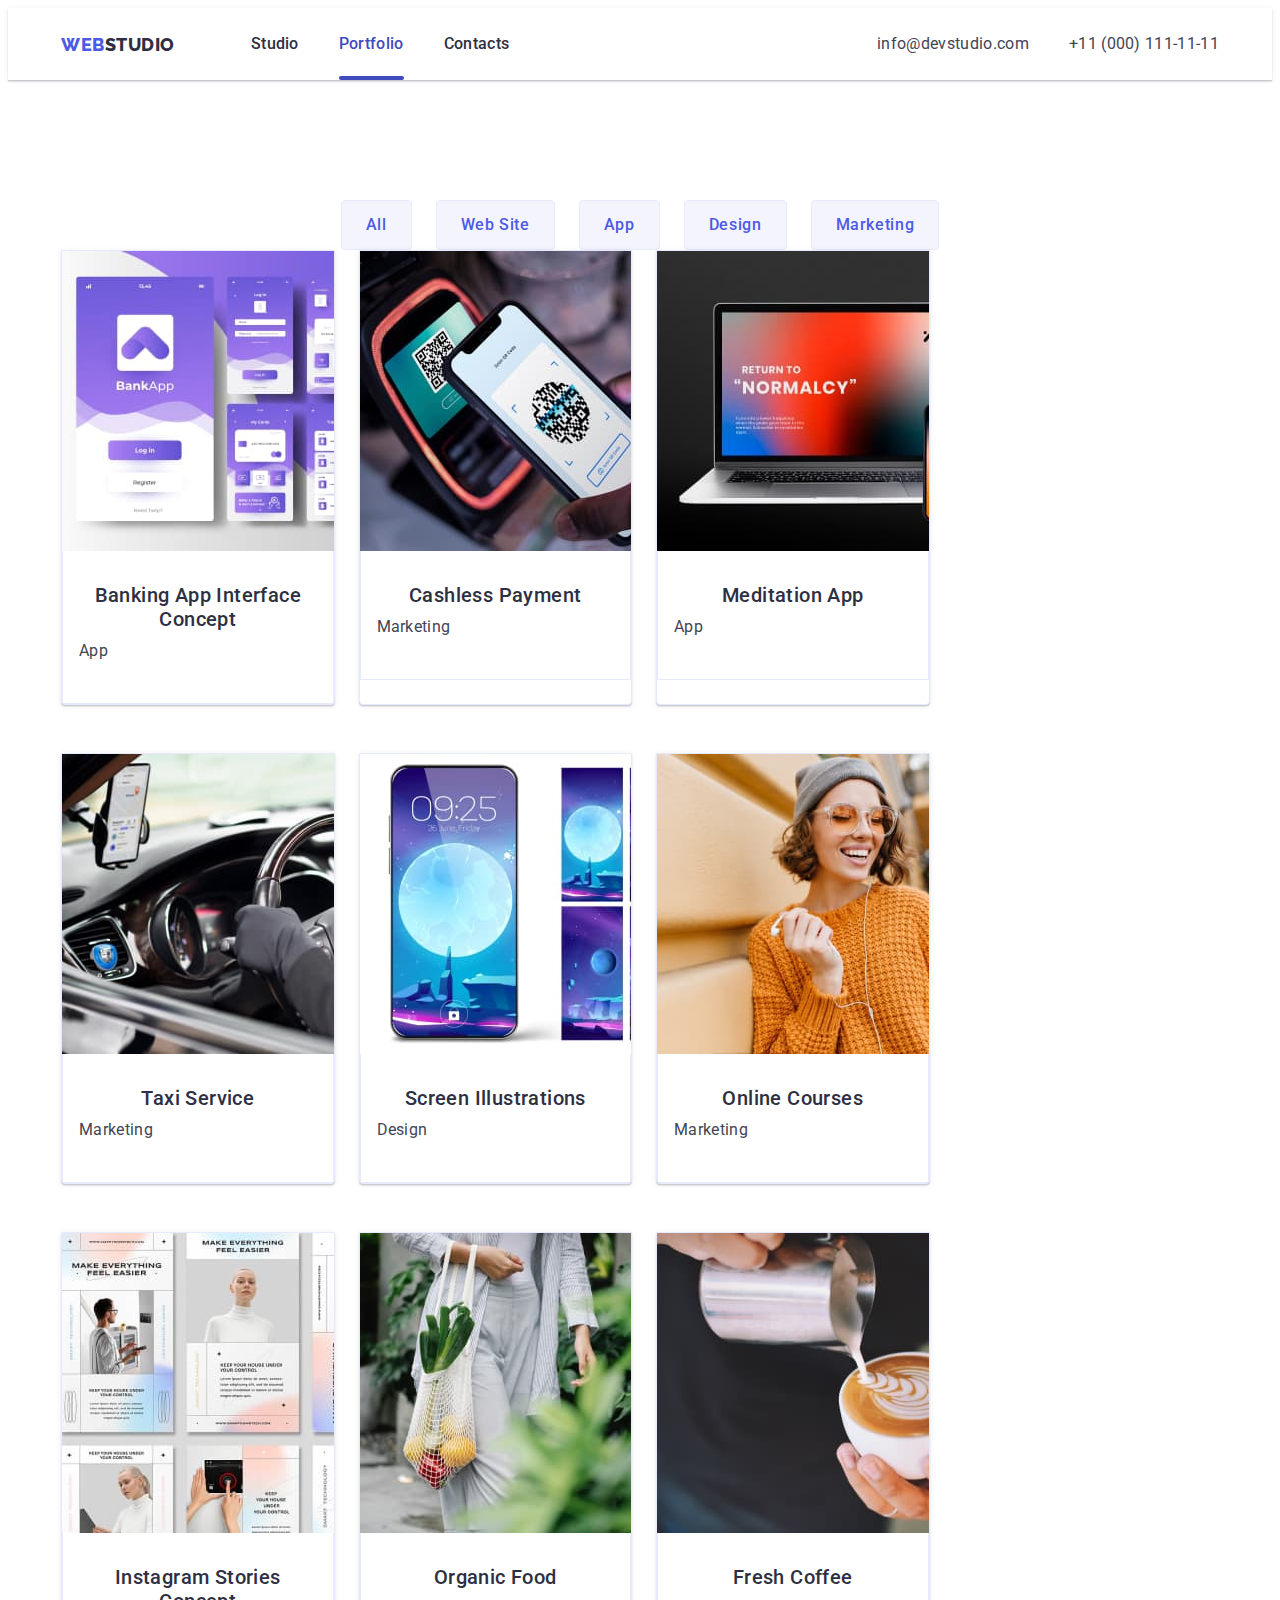
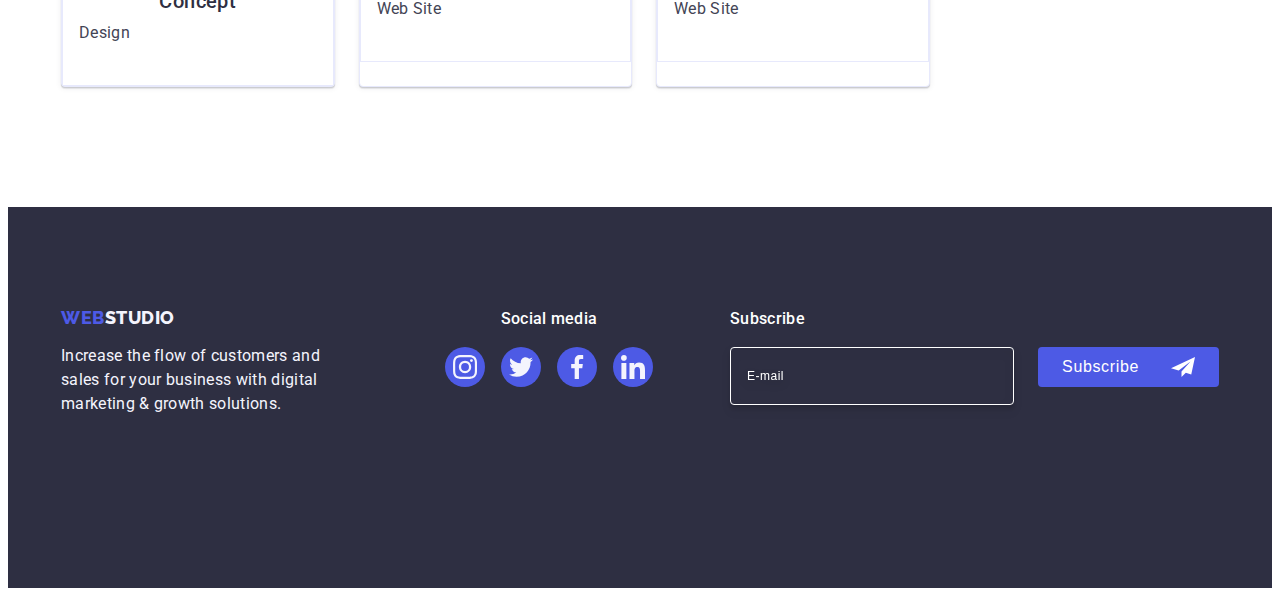
<file: portfolio.html>
<!DOCTYPE html>
<html lang="en">
  <head>
    <meta charset="UTF-8" />
    <meta name="viewport" content="width=device-width, initial-scale=1.0" />
    <title>Portfolio</title>
    <link rel="preconnect" href="https://fonts.googleapis.com" />
    <link rel="preconnect" href="https://fonts.gstatic.com" crossorigin />
    <link
      href="https://fonts.googleapis.com/css2?family=Raleway:wght@800&family=Roboto:wght@400;500;700;900&display=swap"
      rel="stylesheet"
    />
    <link
      rel="stylesheet"
      href="https://cdnjs.cloudflare.com/ajax/libs/modern-normalize/2.0.0/modern-normalize.min.css"
      integrity="sha512-4xo8blKMVCiXpTaLzQSLSw3KFOVPWhm/TRtuPVc4WG6kUgjH6J03IBuG7JZPkcWMxJ5huwaBpOpnwYElP/m6wg=="
      crossorigin="anonymous"
      referrerpolicy="no-referrer"
    />
    <link rel="stylesheet" href="./css/styles.css" />
    <link rel="stylesheet" href="./css/main.css" />
  </head>
  <body>
    <!-- Site header -->
    <header class="header">
      <div class="container page-header-container">
        <nav class="page-nav">
          <a class="header-logo link" href="./index.html"
            >Web<span class="logo-header">Studio</span></a
          >
          <ul class="site-nav list">
            <li>
              <a href="./index.html" class="site-nav-link link">Studio</a>
            </li>
            <li>
              <a
                href="./portfolio.html"
                class="site-nav-link link-nav-active link"
                >Portfolio</a
              >
            </li>
            <li><a href="" class="site-nav-link link">Contacts</a></li>
          </ul>
        </nav>
        <address class="address">
          <ul class="address-list list">
            <li class="nav-contact">
              <a class="link" href="mailto:info@devstudio.com"
                >info@devstudio.com</a
              >
            </li>
            <li class="nav-contact">
              <a class="link" href="tel:+110001111111">+11 (000) 111-11-11</a>
            </li>
          </ul>
        </address>
      </div>
    </header>

    <!-- Portfolio -->

    <main>
      <section class="section portfolio-section">
        <div class="container">
          <h1 class="visually-hiddeen">Our work</h1>
          <ul class="filter list">
            <li class="filter-item">
              <button type="button" class="btn filter-btn pointer">All</button>
            </li>
            <li class="filter-item">
              <button type="button" class="btn filter-btn pointer">
                Web Site
              </button>
            </li>
            <li class="filter-item">
              <button type="button" class="btn filter-btn pointer">App</button>
            </li>
            <li class="filter-item">
              <button type="button" class="btn filter-btn pointer">
                Design
              </button>
            </li>
            <li class="filter-item">
              <button type="button" class="btn filter-btn pointer">
                Marketing
              </button>
            </li>
          </ul>
          <ul class="portfolio-list list">
            <li class="section-list photo-item">
              <a href="" class="link photo-link">
                <div class="portfolio-overlay">
                  <img
                    src="./images/portfolio/banking.jpg"
                    alt="Banking App Interface Concept"
                    width="360"
                    height="300"
                  />
                  <p class="overlay">
                    14 Stylish and User-Friendly App Design Concepts · Task
                    Manager App · Calorie Tracker App · Exotic Fruit Ecommerce
                    App · Cloud Storage App
                  </p>
                </div>
              </a>
              <div class="work-text">
                <h2 class="section-subject">Banking App Interface Concept</h2>
                <p class="section-subtitle">App</p>
              </div>
            </li>
            <li class="section-list photo-item">
              <a href="" class="link photo-link">
                <div class="portfolio-overlay">
                  <img
                    src="./images/portfolio/cashless.jpg"
                    alt="Cashless Payment"
                    width="360"
                    height="300"
                  />
                  <p class="overlay">
                    14 Stylish and User-Friendly App Design Concepts · Task
                    Manager App · Calorie Tracker App · Exotic Fruit Ecommerce
                    App · Cloud Storage App
                  </p>
                </div>
              </a>
              <div class="work-text">
                <h2 class="section-subject">Cashless Payment</h2>
                <p class="section-subtitle">Marketing</p>
              </div>
            </li>
            <li class="section-list photo-item">
              <a href="" class="link photo-link">
                <div class="portfolio-overlay">
                  <img
                    src="./images/portfolio/meditalion.jpg"
                    alt="Meditation App"
                    width="360"
                    height="300"
                  />
                  <p class="overlay">
                    14 Stylish and User-Friendly App Design Concepts · Task
                    Manager App · Calorie Tracker App · Exotic Fruit Ecommerce
                    App · Cloud Storage App
                  </p>
                </div>
              </a>
              <div class="work-text">
                <h2 class="section-subject">Meditation App</h2>
                <p class="section-subtitle">App</p>
              </div>
            </li>
            <li class="section-list photo-item">
              <a href="" class="link photo-link">
                <div class="portfolio-overlay">
                  <img
                    src="./images/portfolio/taxi.jpg"
                    alt="Taxi Service"
                    width="360"
                    height="300"
                  />
                  <p class="overlay">
                    14 Stylish and User-Friendly App Design Concepts · Task
                    Manager App · Calorie Tracker App · Exotic Fruit Ecommerce
                    App · Cloud Storage App
                  </p>
                </div>
              </a>
              <div class="work-text">
                <h2 class="section-subject">Taxi Service</h2>
                <p class="section-subtitle">Marketing</p>
              </div>
            </li>
            <li class="section-list photo-item">
              <a href="" class="link photo-link">
                <div class="portfolio-overlay">
                  <img
                    src="./images/portfolio/screens.jpg"
                    alt="Screen Illustrations"
                    width="360"
                    height="300"
                  />
                  <p class="overlay">
                    14 Stylish and User-Friendly App Design Concepts · Task
                    Manager App · Calorie Tracker App · Exotic Fruit Ecommerce
                    App · Cloud Storage App
                  </p>
                </div>
              </a>
              <div class="work-text">
                <h2 class="section-subject">Screen Illustrations</h2>
                <p class="section-subtitle">Design</p>
              </div>
            </li>
            <li class="section-list photo-item">
              <a href="" class="link photo-link">
                <div class="portfolio-overlay">
                  <img
                    src="./images/portfolio/courses.jpg"
                    alt="Online Courses"
                    width="360"
                    height="300"
                  />
                  <p class="overlay">
                    14 Stylish and User-Friendly App Design Concepts · Task
                    Manager App · Calorie Tracker App · Exotic Fruit Ecommerce
                    App · Cloud Storage App
                  </p>
                </div>
              </a>
              <div class="work-text">
                <h2 class="section-subject">Online Courses</h2>
                <p class="section-subtitle">Marketing</p>
              </div>
            </li>
            <li class="section-list photo-item">
              <a href="" class="link photo-link">
                <div class="portfolio-overlay">
                  <img
                    src="./images/portfolio/stories.jpg"
                    alt="Instagram Stories Concept"
                    width="360"
                    height="300"
                  />
                  <p class="overlay">
                    14 Stylish and User-Friendly App Design Concepts · Task
                    Manager App · Calorie Tracker App · Exotic Fruit Ecommerce
                    App · Cloud Storage App
                  </p>
                </div>
              </a>
              <div class="work-text">
                <h2 class="section-subject">Instagram Stories Concept</h2>
                <p class="section-subtitle">Design</p>
              </div>
            </li>
            <li class="section-list photo-item">
              <a href="" class="link photo-link">
                <div class="portfolio-overlay">
                  <img
                    src="./images/portfolio/food.jpg"
                    alt="Organic Food"
                    width="360"
                    height="300"
                  />
                  <p class="overlay">
                    14 Stylish and User-Friendly App Design Concepts · Task
                    Manager App · Calorie Tracker App · Exotic Fruit Ecommerce
                    App · Cloud Storage App
                  </p>
                </div>
              </a>
              <div class="work-text">
                <h2 class="section-subject">Organic Food</h2>
                <p class="section-subtitle">Web Site</p>
              </div>
            </li>
            <li class="section-list photo-item">
              <a href="" class="link photo-link">
                <div class="portfolio-overlay">
                  <img
                    src="./images/portfolio/coffee.jpg"
                    alt="Fresh Coffee"
                    width="360"
                    height="300"
                  />
                  <p class="overlay">
                    14 Stylish and User-Friendly App Design Concepts · Task
                    Manager App · Calorie Tracker App · Exotic Fruit Ecommerce
                    App · Cloud Storage App
                  </p>
                </div>
              </a>
              <div class="work-text">
                <h2 class="section-subject">Fresh Coffee</h2>
                <p class="section-subtitle">Web Site</p>
              </div>
            </li>
          </ul>
        </div>
      </section>
    </main>

    <!-- Site footer -->
    <footer class="footer">
      <div class="container footer-list">
        <div class="page-footer">
          <a class="footer-logo link" href="./index.html"
            >Web<span class="logo-footer">Studio</span></a
          >
          <p class="footer-text">
            Increase the flow of customers and sales for your business with
            digital marketing & growth solutions.
          </p>
        </div>

        <div class="footer-social">
          <p class="footer-social-text">Social media</p>
          <ul class="list footer-social-list">
            <li class="footer-social-item">
              <a class="footer-social-link" href="">
                <svg class="footer-social-icon" width="24" height="24">
                  <use href="./images/icons.svg#icon-instagram"></use>
                </svg>
              </a>
            </li>
            <li class="footer-social-item">
              <a class="footer-social-link" href="">
                <svg class="footer-social-icon" width="24" height="24">
                  <use href="./images/icons.svg#icon-twitter"></use>
                </svg>
              </a>
            </li>
            <li class="footer-social-item">
              <a class="footer-social-link" href="">
                <svg class="footer-social-icon" width="24" height="24">
                  <use href="./images/icons.svg#icon-facebook"></use>
                </svg>
              </a>
            </li>
            <li class="footer-social-item">
              <a class="footer-social-link" href="">
                <svg class="footer-social-icon" width="24" height="24">
                  <use href="./images/icons.svg#icon-linkedin"></use>
                </svg>
              </a>
            </li>
          </ul>
        </div>

        <div class="footer-subscribe">
          <p class="footer-subscribe-text">Subscribe</p>
          <form class="footer-subscribe-form">
            <label class="footer-subscribe-label">
              <input
                class="footer-subscribe-input"
                type="email"
                name="user-email"
                placeholder="E-mail"
              />
            </label>
            <button class="subscribe-btn" type="submit">
              Subscribe
              <svg class="subscribe-btn-icon" width="24" height="24">
                <use href="./images/icons.svg#icon-sending"></use>
              </svg>
            </button>
          </form>
        </div>
      </div>
    </footer>
  </body>
</html>
</file>
<file: css/styles.css>
/* ======= HEADER ======= */

/* ======= /HEADER ======= */

/* ======= HERO ======= */

/* ======= SECTION ======= */

/* ======= CUSTOMERS ======= */

/* ======= SITE FOOTER =======*/

/* ======= PORTFOLIO ======= */

.portfolio-section {
  padding-top: 96px;
  padding-bottom: 120px;
}

.filter {
  display: flex;
  justify-content: center;
  gap: 24px;
  margin-bottom: 72px;
}

.filter-btn {
  background-color: #f4f4fd;
  color: var(--accent-color);
  border: 1px solid var(--cornflower, #e7e9fc);
  transition-property: color, border-color, box-shadow, background-color;
  transition-duration: var(--transition-duration);
  transition-timing-function: var(--transition-function);
}

.btn {
  display: block;
  padding: 12px 24px;
  justify-content: center;
  align-items: center;
  font-family: 'Roboto', sans-serif;
  text-align: center;
  font-size: 16px;
  font-weight: 500;
  line-height: 1.5;
  letter-spacing: 0.64px;
  border-radius: 4px;
}

.filter-btn:hover,
.filter-btn:focus {
  border: 1px solid transparent;
  color: var(--background-primary-color);
  background: #404bbf;
  box-shadow: 0px 3px 1px rgba(0, 0, 0, 0.1), 0px 2px 1px rgba(0, 0, 0, 0.08),
    0px 2px 2px rgba(0, 0, 0, 0.12);
}

.portfolio-list {
  display: flex;
  flex-wrap: wrap;
  column-gap: 24px;
  row-gap: 48px;
}

.work-text {
  padding: 32px 16px;
  border: 1px solid #e7e9fc;
  border-top: none;
}

.photo-item {
  display: block;
  width: calc((100% - 48px) / 3);
  cursor: pointer;
}

.photo-link {
  display: block;
  transition-property: box-shadow;
  transition-duration: var(--transition-duration);
  transition-timing-function: var(--transition-function);
}

.photo-link:hover {
  box-shadow: 0px 1px 6px rgba(46, 47, 66, 0.08),
    0px 1px 1px rgba(46, 47, 66, 0.16), 0px 2px 1px rgba(46, 47, 66, 0.08);
  transform: translateY(0%);
}

.photo-link:focus {
  box-shadow: 0px 1px 6px rgba(46, 47, 66, 0.08),
    0px 1px 1px rgba(46, 47, 66, 0.16), 0px 2px 1px rgba(46, 47, 66, 0.08);
  transform: translateY(0%);
}

.portfolio-overlay {
  position: relative;
  overflow: hidden;
}

.overlay {
  position: absolute;
  top: 0;
  left: 0;
  width: 100%;
  height: 100%;
  padding: 40px 32px;
  font-size: 16px;
  font-weight: 400;
  line-height: 1.5;
  letter-spacing: 0.32px;
  transform: translateY(100%);
  transition-property: transform;
  transition-duration: var(--transition-duration);
  transition-timing-function: var(--transition-function);
  color: #f4f4fd;
  background: var(--accent-color);
}

.photo-link:hover .overlay {
  transform: translateY(0%);
}

.photo-link:focus .overlay {
  transform: translateY(0%);
}

/* ======= BACKDROP =======*/
</file>
<file: css/main.css>
/* UTILS */
@import './utils/variables.css';

/* BASE STYLES */
@import './base/common.css';
@import './base/container.css';
@import './base/section.css';

/* LAYOUT SLYLES */
@import './layout/header.css';
@import './layout/hero.css';
@import './layout/feature.css';
@import './layout/work.css';
@import './layout/our-team.css';
@import './layout/customers.css';
@import './layout/footer.css';
@import './layout/mobile-menu.css';
@import './layout/modal-windows.css';
</file>
